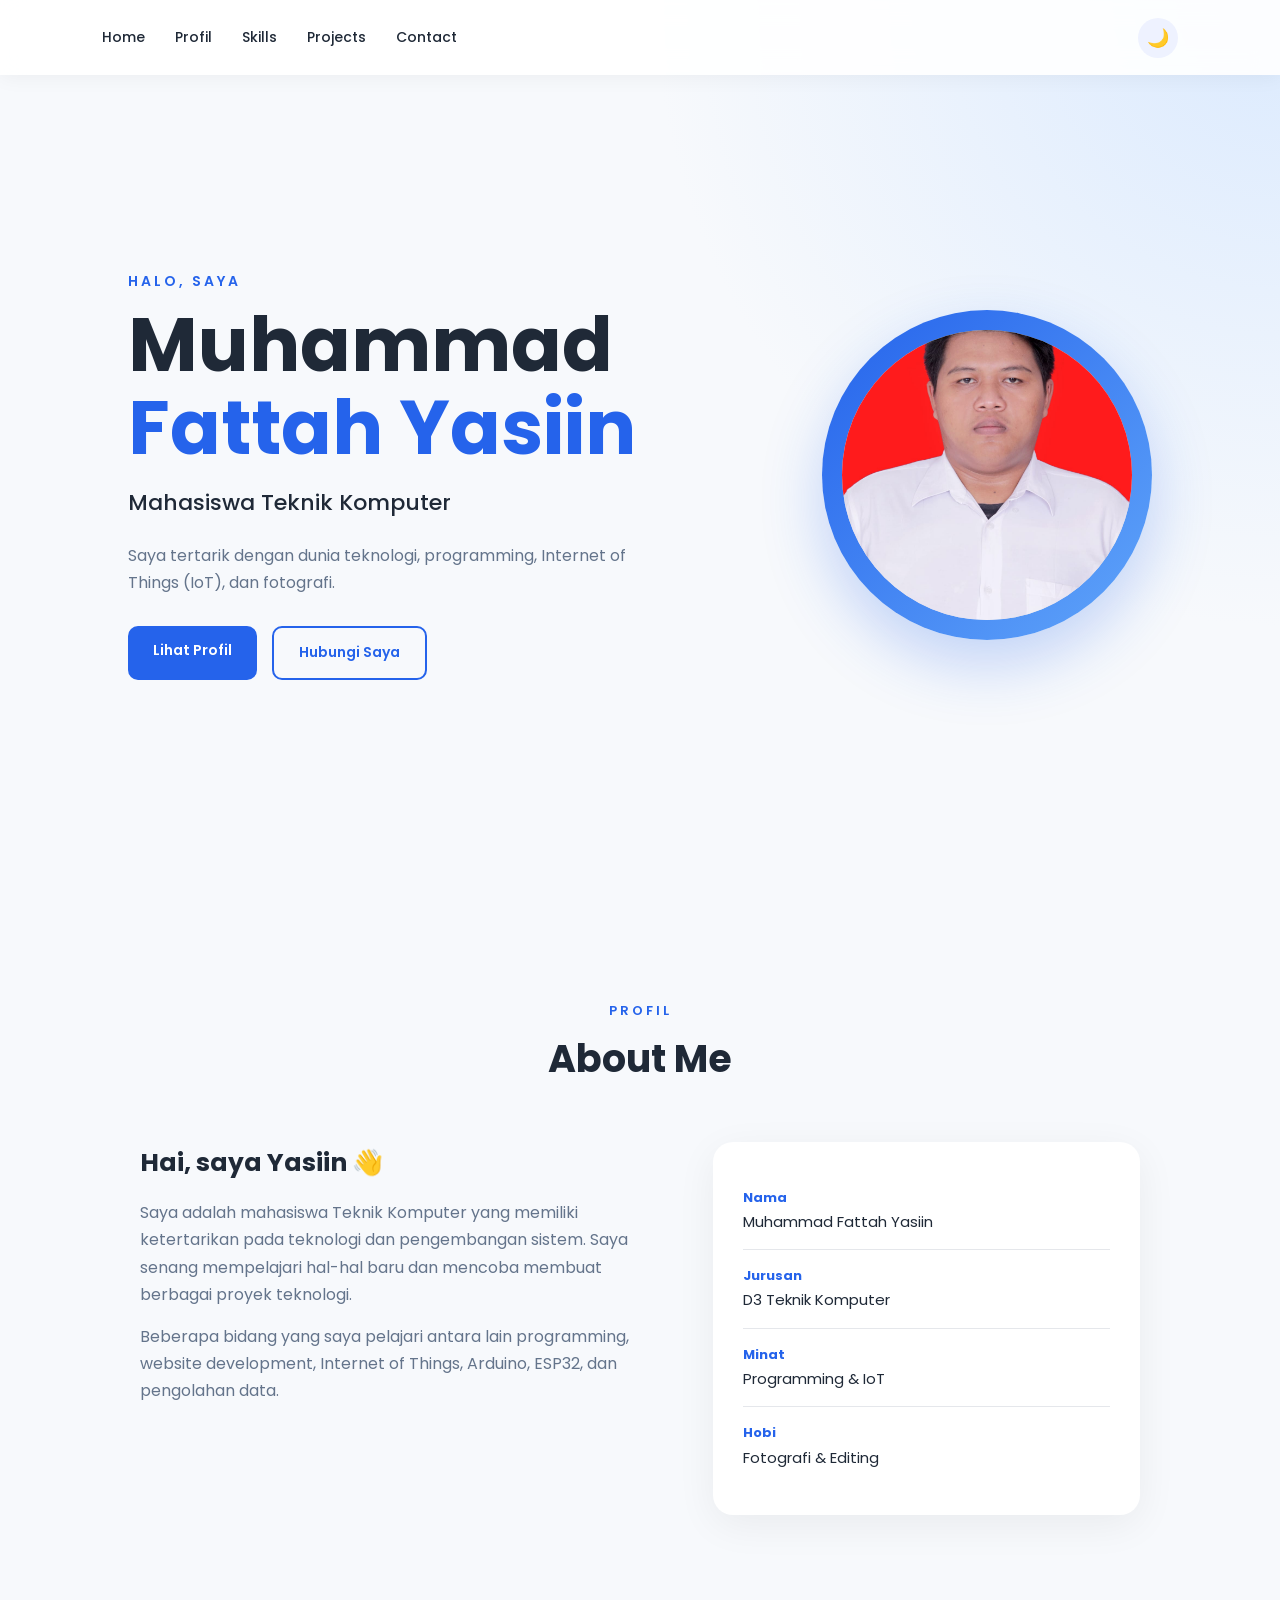
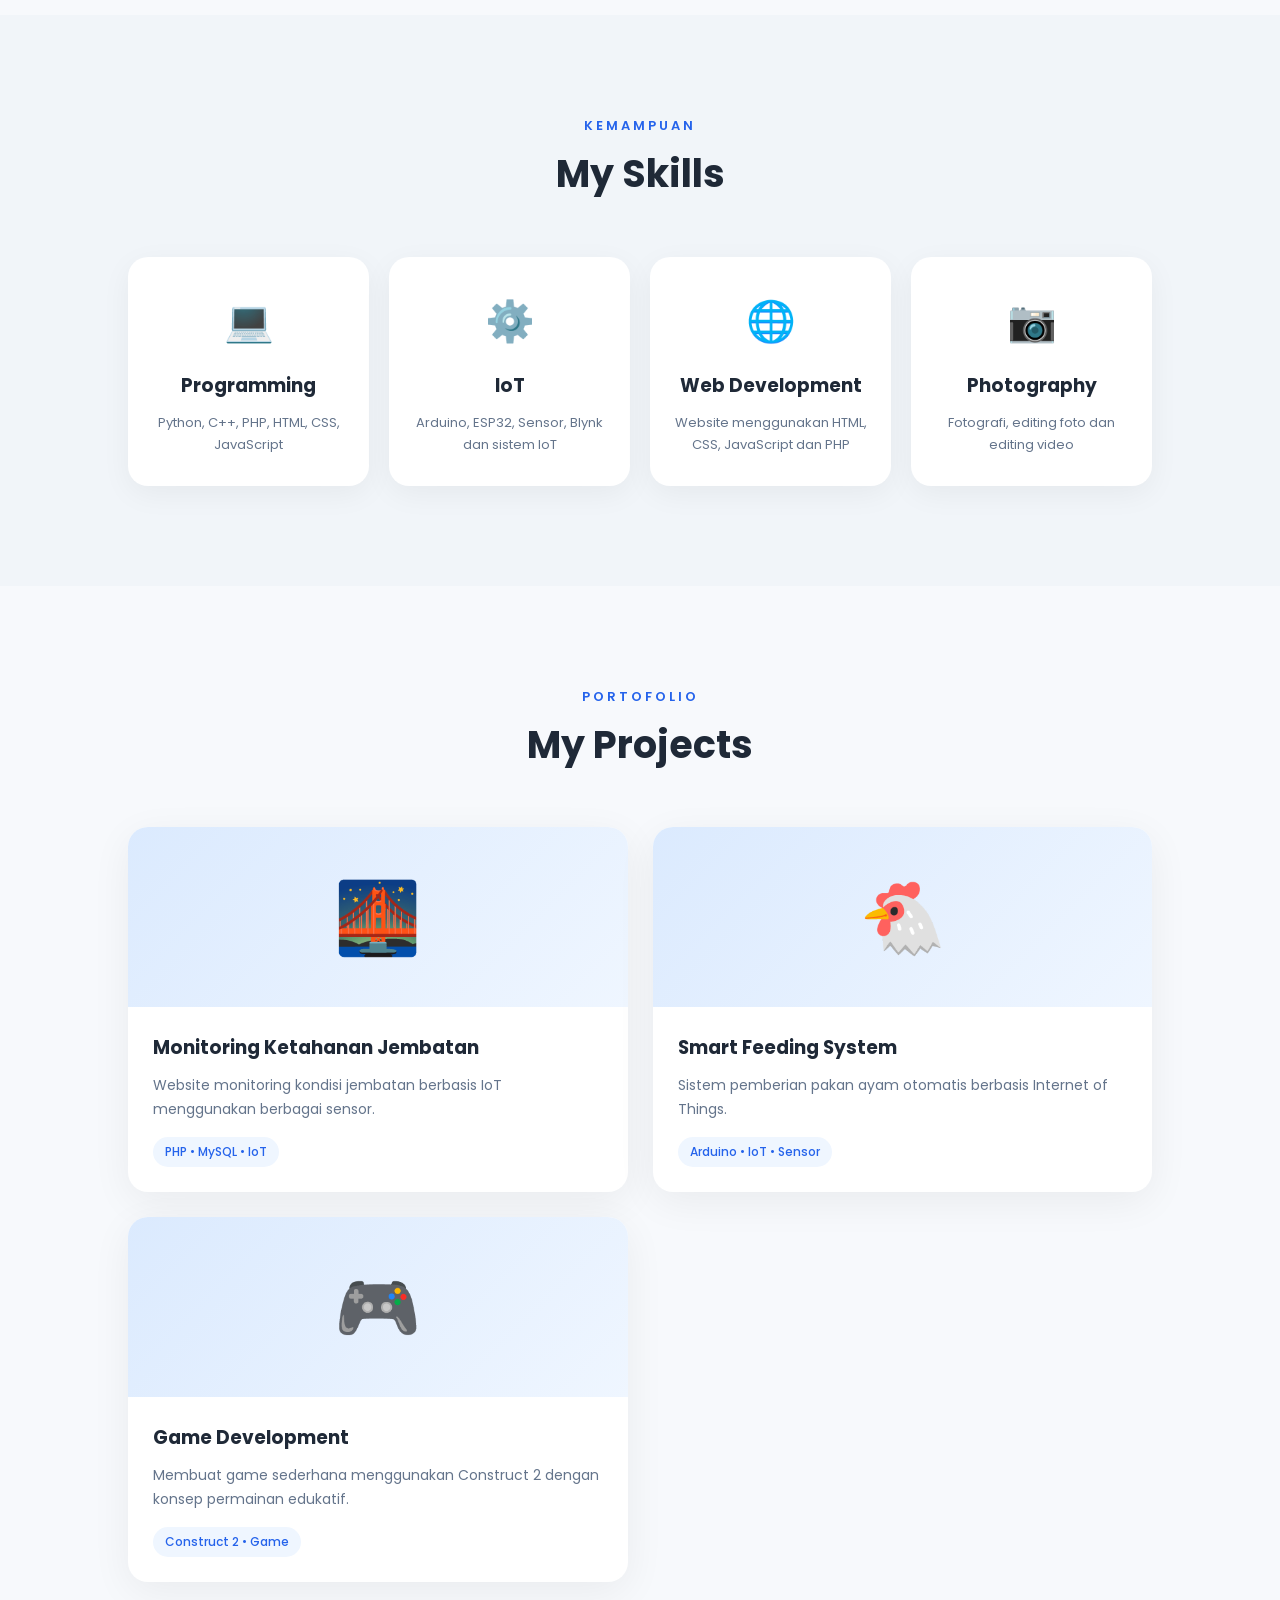
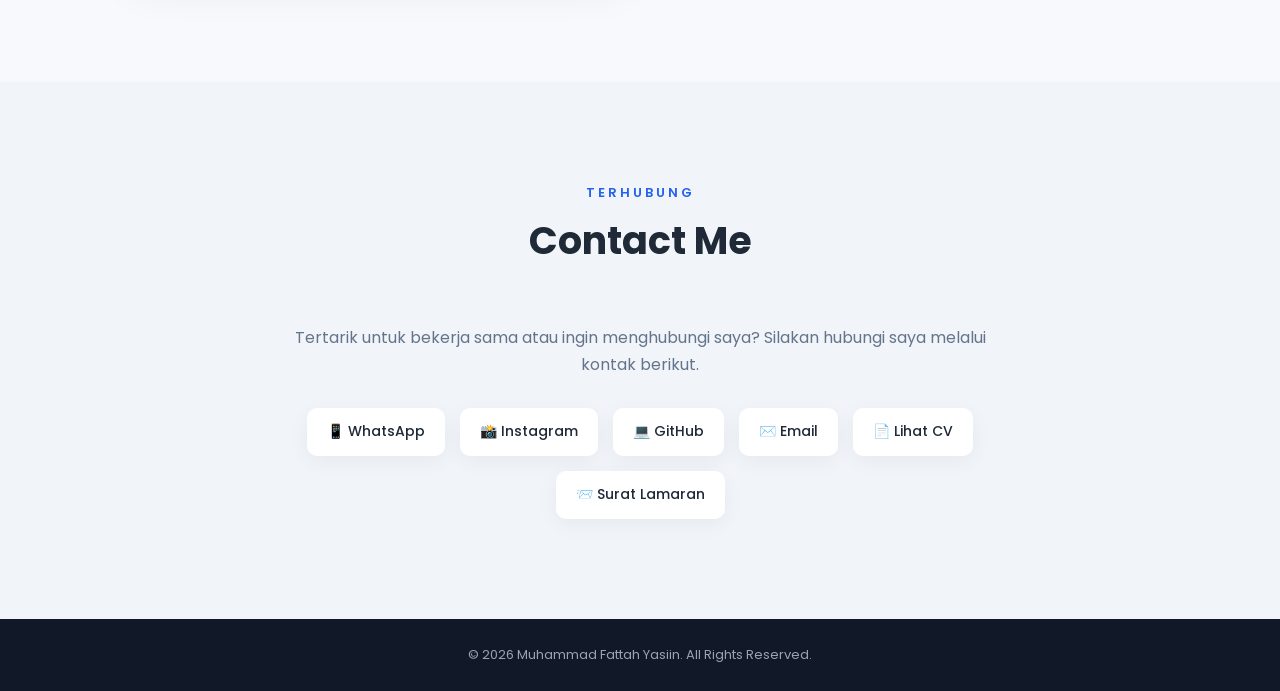
<file: index.html>
<!doctype html>
<html lang="id">
<head>
  <meta charset="UTF-8">
  <meta name="viewport" content="width=device-width, initial-scale=1.0">

  <title>Muhammad Fattah Yasiin | Portfolio</title>

  <link rel="stylesheet" href="style.css">

  <link rel="preconnect" href="https://fonts.googleapis.com">
  <link rel="preconnect" href="https://fonts.gstatic.com" crossorigin>

  <link
    href="https://fonts.googleapis.com/css2?family=Poppins:wght@300;400;500;600;700&display=swap"
    rel="stylesheet"
  >
</head>

<body>

  <!-- ================= NAVBAR ================= -->
  <header class="navbar">

    <button class="menu-button" id="menuButton">
      ☰
    </button>

    <nav id="navMenu">

      <a href="#home">Home</a>

      <a href="#profil">Profil</a>

      <a href="#skills">Skills</a>

      <a href="#projects">Projects</a>

      <a href="#contact">Contact</a>

    </nav>

    <button id="themeButton">
      🌙
    </button>

  </header>


  <!-- ================= HOME ================= -->
  <section id="home" class="hero">

    <!-- TEKS -->
    <div class="hero-text">

      <p class="small-text">
        HALO, SAYA
      </p>

      <h1>
        Muhammad<br>
        <span>Fattah Yasiin</span>
      </h1>

      <h2>
        Mahasiswa Teknik Komputer
      </h2>

      <p>
        Saya tertarik dengan dunia teknologi, programming,
        Internet of Things (IoT), dan fotografi.
      </p>


      <!-- TOMBOL HOME -->
      <div class="hero-buttons">

        <!-- KE PROFIL -->
        <a href="#profil" class="btn primary">
          Lihat Profil
        </a>

        <!-- KE CONTACT -->
        <a href="#contact" class="btn secondary">
          Hubungi Saya
        </a>

      </div>

    </div>


    <!-- FOTO -->
    <div class="hero-image">

      <div class="profile-circle">

        <div class="profile-placeholder">

          <img
            src="image/fotoku.jpeg"
            alt="Foto Muhammad Fattah Yasiin"
          >

        </div>

      </div>

    </div>

  </section>


  <!-- ================= PROFIL ================= -->
  <section id="profil" class="section">

    <div class="section-title">

      <p>PROFIL</p>

      <h2>About Me</h2>

    </div>


    <div class="about-content">

      <div>

        <h3>
          Hai, saya Yasiin 👋
        </h3>

        <p>
          Saya adalah mahasiswa Teknik Komputer yang memiliki
          ketertarikan pada teknologi dan pengembangan sistem.
          Saya senang mempelajari hal-hal baru dan mencoba
          membuat berbagai proyek teknologi.
        </p>

        <p>
          Beberapa bidang yang saya pelajari antara lain
          programming, website development, Internet of Things,
          Arduino, ESP32, dan pengolahan data.
        </p>

      </div>


      <!-- INFORMASI -->
      <div class="info-box">

        <div>
          <strong>Nama</strong>
          <span>Muhammad Fattah Yasiin</span>
        </div>

        <div>
          <strong>Jurusan</strong>
          <span>D3 Teknik Komputer</span>
        </div>

        <div>
          <strong>Minat</strong>
          <span>Programming & IoT</span>
        </div>

        <div>
          <strong>Hobi</strong>
          <span>Fotografi & Editing</span>
        </div>

      </div>

    </div>

  </section>


  <!-- ================= SKILLS ================= -->
  <section id="skills" class="section skills-section">

    <div class="section-title">

      <p>KEMAMPUAN</p>

      <h2>
        My Skills
      </h2>

    </div>


    <div class="skills-container">


      <!-- PROGRAMMING -->
      <div class="skill-card">

        <div class="skill-icon">
          💻
        </div>

        <h3>
          Programming
        </h3>

        <p>
          Python, C++, PHP, HTML, CSS, JavaScript
        </p>

      </div>


      <!-- IOT -->
      <div class="skill-card">

        <div class="skill-icon">
          ⚙️
        </div>

        <h3>
          IoT
        </h3>

        <p>
          Arduino, ESP32, Sensor, Blynk dan sistem IoT
        </p>

      </div>


      <!-- WEB -->
      <div class="skill-card">

        <div class="skill-icon">
          🌐
        </div>

        <h3>
          Web Development
        </h3>

        <p>
          Website menggunakan HTML, CSS, JavaScript dan PHP
        </p>

      </div>


      <!-- PHOTOGRAPHY -->
      <div class="skill-card">

        <div class="skill-icon">
          📷
        </div>

        <h3>
          Photography
        </h3>

        <p>
          Fotografi, editing foto dan editing video
        </p>

      </div>

    </div>

  </section>


  <!-- ================= PROJECTS ================= -->
  <section id="projects" class="section">

    <div class="section-title">

      <p>PORTOFOLIO</p>

      <h2>
        My Projects
      </h2>

    </div>


    <div class="projects-container">


      <!-- PROJECT 1 -->
      <div class="project-card">

        <div class="project-image">
          🌉
        </div>

        <div class="project-content">

          <h3>
            Monitoring Ketahanan Jembatan
          </h3>

          <p>
            Website monitoring kondisi jembatan berbasis IoT
            menggunakan berbagai sensor.
          </p>

          <span>
            PHP • MySQL • IoT
          </span>

        </div>

      </div>


      <!-- PROJECT 2 -->
      <div class="project-card">

        <div class="project-image">
          🐔
        </div>

        <div class="project-content">

          <h3>
            Smart Feeding System
          </h3>

          <p>
            Sistem pemberian pakan ayam otomatis berbasis
            Internet of Things.
          </p>

          <span>
            Arduino • IoT • Sensor
          </span>

        </div>

      </div>


      <!-- PROJECT 3 -->
      <div class="project-card">

        <div class="project-image">
          🎮
        </div>

        <div class="project-content">

          <h3>
            Game Development
          </h3>

          <p>
            Membuat game sederhana menggunakan Construct 2
            dengan konsep permainan edukatif.
          </p>

          <span>
            Construct 2 • Game
          </span>

        </div>

      </div>

    </div>

  </section>


  <!-- ================= CONTACT ================= -->
  <section id="contact" class="section contact-section">

    <div class="section-title">

      <p>TERHUBUNG</p>

      <h2>
        Contact Me
      </h2>

    </div>


    <div class="contact-container">

      <p>
        Tertarik untuk bekerja sama atau ingin menghubungi saya?
        Silakan hubungi saya melalui kontak berikut.
      </p>


      <div class="contact-list">


        <!-- WHATSAPP -->
        <a
          href="https://wa.me/6288227587846"
          target="_blank"
          rel="noopener noreferrer"
        >
          📱 WhatsApp
        </a>


        <!-- INSTAGRAM -->
        <a
          href="https://instagram.com/yasiinpml123"
          target="_blank"
          rel="noopener noreferrer"
        >
          📸 Instagram
        </a>


        <!-- GITHUB -->
        <a
          href="https://github.com/muhammadfattahyasiin-bot"
          target="_blank"
          rel="noopener noreferrer"
        >
          💻 GitHub
        </a>


        <!-- EMAIL -->
        <a
          href="mailto:muhammadfattahyasiin@gmail.com"
        >
          ✉️ Email
        </a>


        <!-- CV -->
        <a
          href="cv.html"
          target="_blank"
          rel="noopener noreferrer"
        >
          📄 Lihat CV
        </a>


        <!-- SURAT LAMARAN -->
        <a
          href="surat-lamaran.html"
          target="_blank"
          rel="noopener noreferrer"
        >
          📨 Surat Lamaran
        </a>

      </div>

    </div>

  </section>


  <!-- ================= FOOTER ================= -->
  <footer>

    <p>
      © 2026 Muhammad Fattah Yasiin. All Rights Reserved.
    </p>

  </footer>


  <!-- ================= JAVASCRIPT ================= -->
  <script src="script.js"></script>

</body>
</html>
</file>
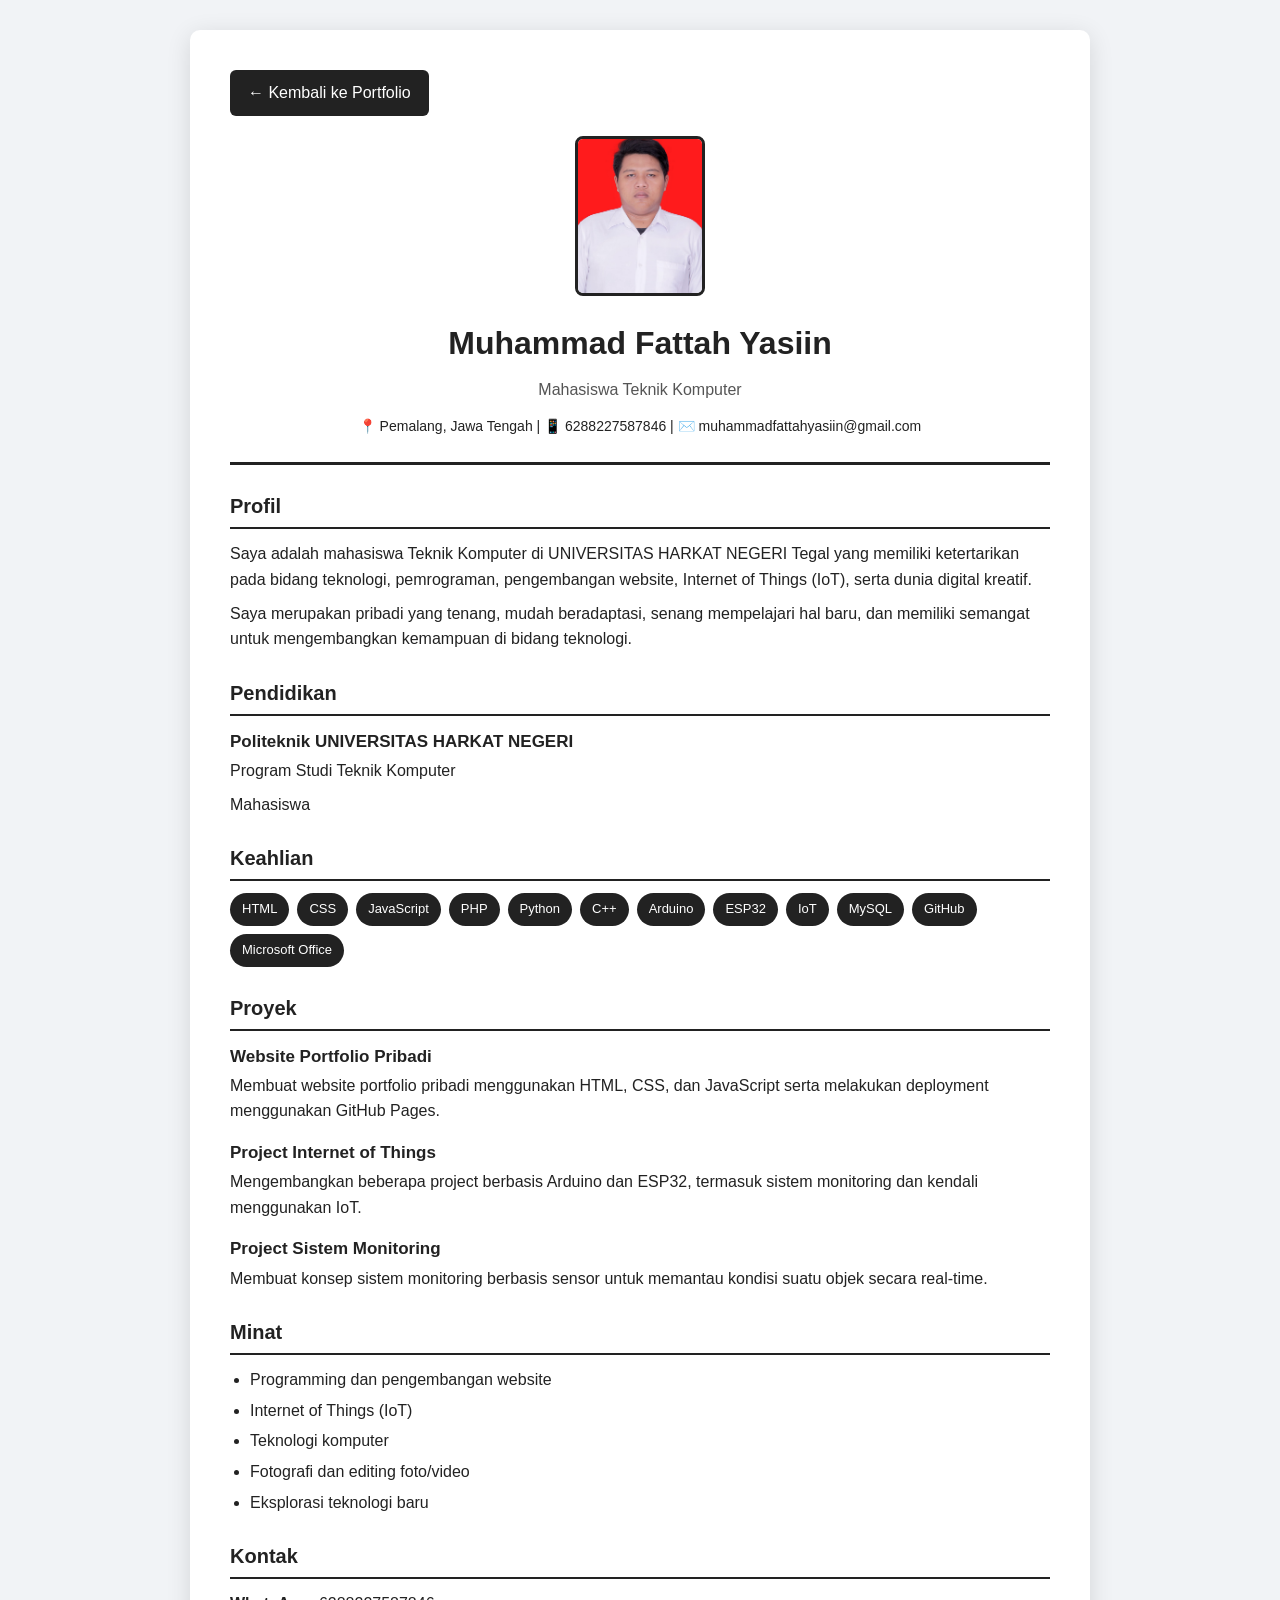
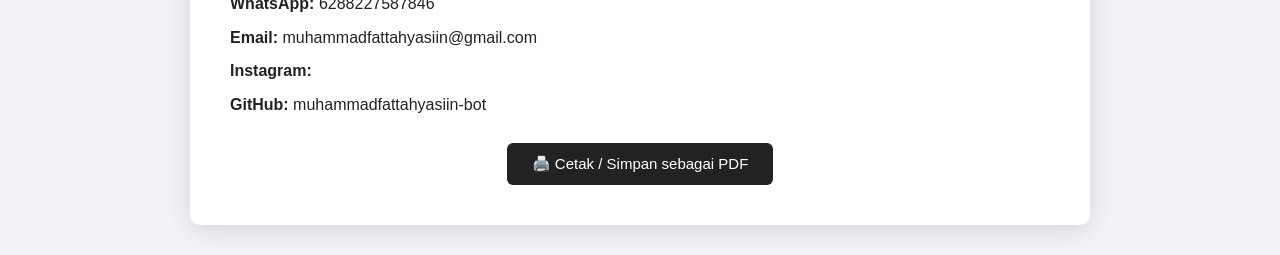
<file: cv.html>
<!DOCTYPE html>
<html lang="id">
<head>
    <meta charset="UTF-8">
    <meta name="viewport" content="width=device-width, initial-scale=1.0">
    <title>CV - Muhammad Fattah Yasiin</title>

    <style>
        * {
            box-sizing: border-box;
            margin: 0;
            padding: 0;
        }

        body {
            font-family: Arial, sans-serif;
            background: #f1f3f6;
            color: #222;
            line-height: 1.6;
        }

        .container {
            max-width: 900px;
            margin: 30px auto;
            background: white;
            padding: 40px;
            box-shadow: 0 5px 25px rgba(0,0,0,0.12);
            border-radius: 10px;
        }

        .header {
            text-align: center;
            border-bottom: 3px solid #222;
            padding-bottom: 25px;
            margin-bottom: 25px;
        }

        /* FOTO CV */
        .profile-photo {
            width: 130px;
            height: 160px;
            object-fit: cover;
            border-radius: 8px;
            border: 3px solid #222;
            margin-bottom: 15px;
        }

        .header h1 {
            font-size: 32px;
            margin-bottom: 8px;
        }

        .header p {
            color: #555;
        }

        .contact {
            margin-top: 12px;
            font-size: 14px;
        }

        .section {
            margin-bottom: 25px;
        }

        .section h2 {
            font-size: 20px;
            border-bottom: 2px solid #222;
            padding-bottom: 5px;
            margin-bottom: 12px;
        }

        .section p {
            margin-bottom: 8px;
        }

        .item {
            margin-bottom: 15px;
        }

        .item h3 {
            font-size: 17px;
            margin-bottom: 3px;
        }

        ul {
            margin-left: 20px;
        }

        li {
            margin-bottom: 5px;
        }

        .skills {
            display: flex;
            flex-wrap: wrap;
            gap: 8px;
        }

        .skill {
            background: #222;
            color: white;
            padding: 6px 12px;
            border-radius: 20px;
            font-size: 13px;
        }

        .back {
            display: inline-block;
            margin-bottom: 20px;
            text-decoration: none;
            color: white;
            background: #222;
            padding: 10px 18px;
            border-radius: 6px;
        }

        .print {
            display: block;
            margin: 25px auto 0;
            padding: 12px 25px;
            border: none;
            background: #222;
            color: white;
            border-radius: 6px;
            cursor: pointer;
            font-size: 15px;
        }

        .print:hover {
            background: #444;
        }

        @media (max-width: 600px) {
            .container {
                margin: 10px;
                padding: 22px;
            }

            .header h1 {
                font-size: 25px;
            }

            .section h2 {
                font-size: 18px;
            }

            .profile-photo {
                width: 110px;
                height: 140px;
            }
        }

        @media print {
            body {
                background: white;
            }

            .container {
                box-shadow: none;
                margin: 0;
                max-width: 100%;
            }

            .back,
            .print {
                display: none;
            }
        }
    </style>
</head>

<body>

<div class="container">

    <a href="index.html" class="back">← Kembali ke Portfolio</a>

    <div class="header">

        <!-- FOTO PROFIL -->
        <img src="image/fotoku.jpeg"
             alt="Foto Muhammad Fattah Yasiin"
             class="profile-photo">

        <h1>Muhammad Fattah Yasiin</h1>

        <p>Mahasiswa Teknik Komputer</p>

        <div class="contact">
            📍 Pemalang, Jawa Tengah |
            📱 6288227587846 |
            ✉️ muhammadfattahyasiin@gmail.com
        </div>

    </div>

    <div class="section">
        <h2>Profil</h2>

        <p>
            Saya adalah mahasiswa Teknik Komputer di UNIVERSITAS HARKAT NEGERI
            Tegal yang memiliki ketertarikan pada bidang teknologi, pemrograman,
            pengembangan website, Internet of Things (IoT), serta dunia digital kreatif.
        </p>

        <p>
            Saya merupakan pribadi yang tenang, mudah beradaptasi, senang mempelajari
            hal baru, dan memiliki semangat untuk mengembangkan kemampuan di bidang teknologi.
        </p>
    </div>

    <div class="section">
        <h2>Pendidikan</h2>

        <div class="item">
            <h3>Politeknik UNIVERSITAS HARKAT NEGERI</h3>
            <p>Program Studi Teknik Komputer</p>
            <p>Mahasiswa</p>
        </div>
    </div>

    <div class="section">
        <h2>Keahlian</h2>

        <div class="skills">
            <span class="skill">HTML</span>
            <span class="skill">CSS</span>
            <span class="skill">JavaScript</span>
            <span class="skill">PHP</span>
            <span class="skill">Python</span>
            <span class="skill">C++</span>
            <span class="skill">Arduino</span>
            <span class="skill">ESP32</span>
            <span class="skill">IoT</span>
            <span class="skill">MySQL</span>
            <span class="skill">GitHub</span>
            <span class="skill">Microsoft Office</span>
        </div>
    </div>

    <div class="section">
        <h2>Proyek</h2>

        <div class="item">
            <h3>Website Portfolio Pribadi</h3>
            <p>
                Membuat website portfolio pribadi menggunakan HTML, CSS, dan JavaScript
                serta melakukan deployment menggunakan GitHub Pages.
            </p>
        </div>

        <div class="item">
            <h3>Project Internet of Things</h3>
            <p>
                Mengembangkan beberapa project berbasis Arduino dan ESP32,
                termasuk sistem monitoring dan kendali menggunakan IoT.
            </p>
        </div>

        <div class="item">
            <h3>Project Sistem Monitoring</h3>
            <p>
                Membuat konsep sistem monitoring berbasis sensor untuk memantau
                kondisi suatu objek secara real-time.
            </p>
        </div>
    </div>

    <div class="section">
        <h2>Minat</h2>

        <ul>
            <li>Programming dan pengembangan website</li>
            <li>Internet of Things (IoT)</li>
            <li>Teknologi komputer</li>
            <li>Fotografi dan editing foto/video</li>
            <li>Eksplorasi teknologi baru</li>
        </ul>
    </div>

    <div class="section">
        <h2>Kontak</h2>

        <p><strong>WhatsApp:</strong> 6288227587846</p>
        <p><strong>Email:</strong> muhammadfattahyasiin@gmail.com</p>
        <p><strong>Instagram:</strong></p>
        <p><strong>GitHub:</strong> muhammadfattahyasiin-bot</p>
    </div>

    <button class="print" onclick="window.print()">
        🖨️ Cetak / Simpan sebagai PDF
    </button>

</div>

</body>
</html>
</file>
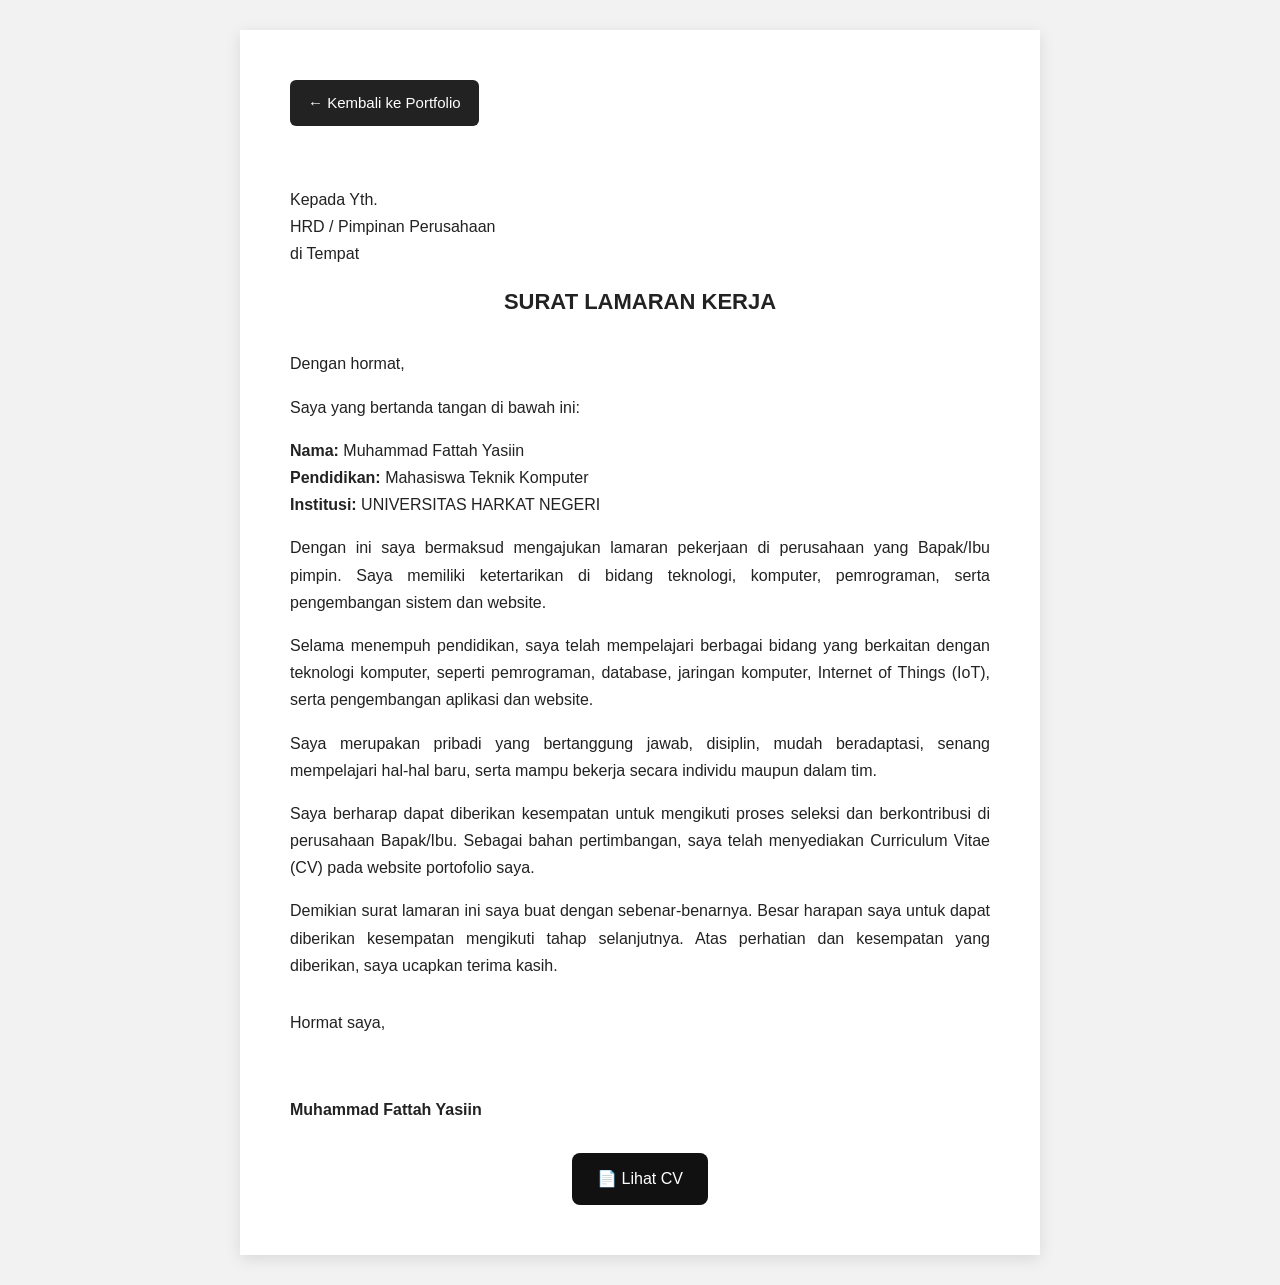
<file: surat-lamaran.html>
<!DOCTYPE html>
<html lang="id">
<head>
    <meta charset="UTF-8">
    <meta name="viewport" content="width=device-width, initial-scale=1.0">
    <title>Surat Lamaran Kerja - Muhammad Fattah Yasiin</title>

    <style>
        * {
            box-sizing: border-box;
        }

        body {
            font-family: Arial, sans-serif;
            background: #f2f2f2;
            margin: 0;
            padding: 30px;
            color: #222;
        }

        .surat {
            max-width: 800px;
            margin: auto;
            background: white;
            padding: 50px;
            box-shadow: 0 4px 15px rgba(0,0,0,0.1);
            line-height: 1.7;
        }

        /* Tombol Kembali ke Portfolio */
        .kembali {
            display: inline-block;
            margin-bottom: 30px;
            padding: 10px 18px;
            background: #222;
            color: white;
            text-decoration: none;
            border-radius: 6px;
            font-size: 15px;
        }

        .kembali:hover {
            background: #444;
        }

        h1 {
            text-align: center;
            font-size: 22px;
            margin-bottom: 30px;
        }

        .tanggal {
            text-align: right;
            margin-bottom: 30px;
        }

        .isi {
            text-align: justify;
        }

        .penutup {
            margin-top: 30px;
        }

        .nama {
            margin-top: 60px;
            font-weight: bold;
        }

        /* Tombol Lihat CV */
        .tombol {
            display: block;
            width: fit-content;
            margin: 30px auto 0;
            padding: 12px 25px;
            background: #111;
            color: white;
            text-decoration: none;
            border-radius: 8px;
        }

        .tombol:hover {
            background: #333;
        }

        @media (max-width: 600px) {
            body {
                padding: 10px;
            }

            .surat {
                padding: 25px;
            }

            .kembali {
                font-size: 14px;
            }
        }

        /* Saat dicetak / disimpan sebagai PDF */
        @media print {
            body {
                background: white;
                padding: 0;
            }

            .surat {
                max-width: 100%;
                box-shadow: none;
                padding: 30px;
            }

            .kembali,
            .tombol {
                display: none;
            }
        }
    </style>
</head>

<body>

<div class="surat">

    <!-- Tombol kembali ke portfolio -->
    <a href="index.html" class="kembali">
        ← Kembali ke Portfolio
    </a>

    <div class="tanggal"></div>

    <p>
        Kepada Yth.<br>
        HRD / Pimpinan Perusahaan<br>
        di Tempat
    </p>

    <h1>SURAT LAMARAN KERJA</h1>

    <div class="isi">

        <p>
            Dengan hormat,
        </p>

        <p>
            Saya yang bertanda tangan di bawah ini:
        </p>

        <p>
            <strong>Nama:</strong> Muhammad Fattah Yasiin<br>
            <strong>Pendidikan:</strong> Mahasiswa Teknik Komputer<br>
            <strong>Institusi:</strong> UNIVERSITAS HARKAT NEGERI
        </p>

        <p>
            Dengan ini saya bermaksud mengajukan lamaran pekerjaan
            di perusahaan yang Bapak/Ibu pimpin. Saya memiliki ketertarikan
            di bidang teknologi, komputer, pemrograman, serta pengembangan
            sistem dan website.
        </p>

        <p>
            Selama menempuh pendidikan, saya telah mempelajari berbagai
            bidang yang berkaitan dengan teknologi komputer, seperti
            pemrograman, database, jaringan komputer, Internet of Things
            (IoT), serta pengembangan aplikasi dan website.
        </p>

        <p>
            Saya merupakan pribadi yang bertanggung jawab, disiplin,
            mudah beradaptasi, senang mempelajari hal-hal baru, serta
            mampu bekerja secara individu maupun dalam tim.
        </p>

        <p>
            Saya berharap dapat diberikan kesempatan untuk mengikuti
            proses seleksi dan berkontribusi di perusahaan Bapak/Ibu.
            Sebagai bahan pertimbangan, saya telah menyediakan Curriculum
            Vitae (CV) pada website portofolio saya.
        </p>

        <p>
            Demikian surat lamaran ini saya buat dengan sebenar-benarnya.
            Besar harapan saya untuk dapat diberikan kesempatan mengikuti
            tahap selanjutnya. Atas perhatian dan kesempatan yang diberikan,
            saya ucapkan terima kasih.
        </p>

    </div>

    <div class="penutup">
        <p>Hormat saya,</p>

        <p class="nama">
            Muhammad Fattah Yasiin
        </p>
    </div>

    <!-- Tombol menuju CV -->
    <a href="cv.html" class="tombol">
        📄 Lihat CV
    </a>

</div>

</body>
</html>
</file>
<file: style.css>
/* ================================
   RESET
================================ */

* {
  margin: 0;
  padding: 0;
  box-sizing: border-box;
  scroll-behavior: smooth;
}

body {
  font-family: "Poppins", sans-serif;
  background: #f7f9fc;
  color: #1f2937;
  line-height: 1.7;
  transition: 0.3s;
}

a {
  text-decoration: none;
  color: inherit;
}

/* ================================
   NAVBAR
================================ */

.navbar {
  position: fixed;
  top: 0;
  left: 0;
  width: 100%;
  height: 75px;

  display: flex;
  align-items: center;
  justify-content: space-between;

  padding: 0 8%;

  background: rgba(255, 255, 255, 0.9);
  backdrop-filter: blur(12px);

  z-index: 1000;

  box-shadow: 0 2px 20px rgba(0, 0, 0, 0.05);
}

.logo {
  font-size: 25px;
  font-weight: 700;
  letter-spacing: 1px;
}

.logo span {
  color: #2563eb;
}

.navbar nav {
  display: flex;
  gap: 30px;
}

.navbar nav a {
  font-size: 14px;
  font-weight: 500;
  transition: 0.3s;
}

.navbar nav a:hover {
  color: #2563eb;
}

#themeButton {
  border: none;
  background: #eef2ff;

  width: 40px;
  height: 40px;

  border-radius: 50%;

  cursor: pointer;
  font-size: 18px;

  transition: 0.3s;
}

#themeButton:hover {
  transform: rotate(20deg) scale(1.1);
}

/* ================================
   HERO
================================ */

.hero {
  min-height: 100vh;

  display: flex;
  align-items: center;
  justify-content: space-between;

  padding: 120px 10% 70px;

  gap: 50px;

  background: radial-gradient(circle at top right, #dbeafe, transparent 40%);
}

.hero-text {
  max-width: 600px;
}

.small-text {
  color: #2563eb;
  font-size: 14px;
  font-weight: 600;
  letter-spacing: 3px;
  margin-bottom: 10px;
}

.hero h1 {
  font-size: clamp(45px, 6vw, 75px);
  line-height: 1.1;
  margin-bottom: 15px;
}

.hero h1 span {
  color: #2563eb;
}

.hero h2 {
  font-size: 22px;
  font-weight: 500;
  margin-bottom: 20px;
}

.hero-text > p:not(.small-text) {
  color: #64748b;
  max-width: 520px;
}

.hero-buttons {
  display: flex;
  gap: 15px;
  margin-top: 30px;
}

.btn {
  padding: 13px 25px;
  border-radius: 10px;
  font-size: 14px;
  font-weight: 600;
  transition: 0.3s;
}

.btn:hover {
  transform: translateY(-3px);
}

.primary {
  background: #2563eb;
  color: white;
}

.primary:hover {
  background: #1d4ed8;
}

.secondary {
  border: 2px solid #2563eb;
  color: #2563eb;
}

.secondary:hover {
  background: #2563eb;
  color: white;
}

/* ================================
   PROFILE
================================ */

.hero-image {
  display: flex;
  justify-content: center;
  align-items: center;
}

.profile-circle {
  width: 330px;
  height: 330px;

  border-radius: 50%;

  display: flex;
  justify-content: center;
  align-items: center;

  background: linear-gradient(135deg, #2563eb, #60a5fa);

  box-shadow: 0 25px 60px rgba(37, 99, 235, 0.25);

  animation: floating 4s ease-in-out infinite;
}

.profile-placeholder {
  width: 290px;
  height: 290px;

  border-radius: 50%;

  display: flex;
  justify-content: center;
  align-items: center;

  background: #e5e7eb;

  color: #64748b;

  font-size: 30px;
  font-weight: 600;
}

.profile-placeholder img {
  width: 100%;
  height: 100%;
  object-fit: cover;
  border-radius: 50%;
  display: block;
}

@keyframes floating {
  0% {
    transform: translateY(0);
  }

  50% {
    transform: translateY(-15px);
  }

  100% {
    transform: translateY(0);
  }
}

/* ================================
   SECTION
================================ */

.section {
  padding: 100px 10%;
}

.section-title {
  text-align: center;
  margin-bottom: 50px;
}

.section-title p {
  color: #2563eb;
  font-size: 13px;
  font-weight: 600;
  letter-spacing: 3px;
}

.section-title h2 {
  font-size: 38px;
  margin-top: 5px;
}

/* ================================
   ABOUT
================================ */

.about-content {
  max-width: 1000px;
  margin: auto;

  display: grid;
  grid-template-columns: 1.2fr 1fr;

  gap: 60px;
}

.about-content h3 {
  font-size: 25px;
  margin-bottom: 15px;
}

.about-content p {
  color: #64748b;
  margin-bottom: 15px;
}

.info-box {
  background: white;

  padding: 30px;

  border-radius: 20px;

  box-shadow: 0 10px 40px rgba(0, 0, 0, 0.06);
}

.info-box div {
  display: flex;
  flex-direction: column;

  padding: 15px 0;

  border-bottom: 1px solid #e5e7eb;
}

.info-box div:last-child {
  border-bottom: none;
}

.info-box strong {
  font-size: 13px;
  color: #2563eb;
}

.info-box span {
  font-size: 15px;
}

/* ================================
   SKILLS
================================ */

.skills-section {
  background: #f1f5f9;
}

.skills-container {
  max-width: 1100px;
  margin: auto;

  display: grid;

  grid-template-columns: repeat(4, 1fr);

  gap: 20px;
}

.skill-card {
  background: white;

  padding: 30px 20px;

  border-radius: 20px;

  text-align: center;

  transition: 0.3s;

  box-shadow: 0 8px 30px rgba(0, 0, 0, 0.05);
}

.skill-card:hover {
  transform: translateY(-10px);
}

.skill-icon {
  font-size: 40px;
  margin-bottom: 15px;
}

.skill-card h3 {
  margin-bottom: 10px;
}

.skill-card p {
  font-size: 13px;
  color: #64748b;
}

/* ================================
   PROJECT
================================ */

.projects-container {
  max-width: 1100px;
  margin: auto;

  display: grid;

  grid-template-columns: repeat(2, 1fr);

  gap: 25px;
}

.project-card {
  background: white;

  border-radius: 20px;

  overflow: hidden;

  box-shadow: 0 10px 40px rgba(0, 0, 0, 0.06);

  transition: 0.3s;
}

.project-card:hover {
  transform: translateY(-8px);
}

.project-image {
  height: 180px;

  display: flex;
  justify-content: center;
  align-items: center;

  font-size: 70px;

  background: linear-gradient(135deg, #dbeafe, #eff6ff);
}

.project-content {
  padding: 25px;
}

.project-content h3 {
  margin-bottom: 10px;
}

.project-content p {
  color: #64748b;
  font-size: 14px;
  margin-bottom: 15px;
}

.project-content span {
  display: inline-block;

  padding: 5px 12px;

  border-radius: 20px;

  background: #eff6ff;
  color: #2563eb;

  font-size: 12px;
  font-weight: 500;
}

/* ================================
   CONTACT
================================ */

.contact-section {
  background: #f1f5f9;
}

.contact-container {
  max-width: 700px;
  margin: auto;

  text-align: center;
}

.contact-container > p {
  color: #64748b;
  margin-bottom: 30px;
}

.contact-list {
  display: flex;
  justify-content: center;

  flex-wrap: wrap;

  gap: 15px;
}

.contact-list a {
  padding: 12px 20px;

  background: white;

  border-radius: 10px;

  font-size: 14px;
  font-weight: 500;

  box-shadow: 0 5px 20px rgba(0, 0, 0, 0.05);

  transition: 0.3s;
}

.contact-list a:hover {
  transform: translateY(-4px);

  color: #2563eb;
}

/* ================================
   FOOTER
================================ */

footer {
  padding: 25px;

  text-align: center;

  background: #111827;

  color: #9ca3af;

  font-size: 13px;
}

/* ================================
   DARK MODE
================================ */

body.dark {
  background: #0f172a;
  color: #f8fafc;
}

body.dark .navbar {
  background: rgba(15, 23, 42, 0.9);
}

body.dark .navbar nav a {
  color: #e2e8f0;
}

body.dark .navbar nav a:hover {
  color: #60a5fa;
}

body.dark #themeButton {
  background: #1e293b;
}

body.dark .hero {
  background: radial-gradient(circle at top right, #172554, transparent 40%);
}

body.dark .hero-text > p:not(.small-text),
body.dark .about-content p,
body.dark .skill-card p,
body.dark .project-content p,
body.dark .contact-container > p {
  color: #94a3b8;
}

body.dark .info-box,
body.dark .skill-card,
body.dark .project-card,
body.dark .contact-list a {
  background: #1e293b;
}

body.dark .skills-section,
body.dark .contact-section {
  background: #111827;
}

body.dark .info-box div {
  border-color: #334155;
}

body.dark .project-image {
  background: linear-gradient(135deg, #172554, #1e3a8a);
}

/* ================================
   RESPONSIVE
================================ */

@media (max-width: 900px) {
  .navbar {
    padding: 0 5%;
  }

  .navbar nav {
    gap: 15px;
  }

  .hero {
    padding: 120px 7% 70px;

    flex-direction: column-reverse;

    text-align: center;
  }

  .hero-text {
    max-width: 700px;
  }

  .hero-buttons {
    justify-content: center;
  }

  .profile-circle {
    width: 280px;
    height: 280px;
  }

  .profile-placeholder {
    width: 245px;
    height: 245px;
  }

  .skills-container {
    grid-template-columns: repeat(2, 1fr);
  }

  .about-content {
    grid-template-columns: 1fr;
  }
}

@media (max-width: 600px) {
  .navbar {
    height: auto;
    min-height: 70px;

    padding: 15px 5%;

    flex-wrap: wrap;
    gap: 10px;
  }

  .navbar nav {
    width: 100%;

    order: 3;

    justify-content: center;

    padding-bottom: 5px;
  }

  .hero {
    padding-top: 160px;
  }

  .hero h1 {
    font-size: 42px;
  }

  .hero h2 {
    font-size: 18px;
  }

  .section {
    padding: 75px 6%;
  }

  .section-title h2 {
    font-size: 30px;
  }

  .skills-container {
    grid-template-columns: 1fr;
  }

  .projects-container {
    grid-template-columns: 1fr;
  }

  .profile-circle {
    width: 230px;
    height: 230px;
  }

  .profile-placeholder {
    width: 200px;
    height: 200px;
    font-size: 22px;
  }

  .hero-buttons {
    flex-direction: column;
  }

  .btn {
    width: 100%;
  }
}
/* ================================
   MOBILE MENU
================================ */

.menu-button {
  display: none;

  border: none;
  background: transparent;

  font-size: 28px;
  cursor: pointer;

  color: #1f2937;
}

/* ================================
   MOBILE RESPONSIVE
================================ */

@media (max-width: 600px) {
  .navbar {
    height: 70px;

    padding: 0 6%;

    display: flex;
    align-items: center;
    justify-content: space-between;
  }

  .logo {
    font-size: 22px;
  }

  .menu-button {
    display: block;

    margin-left: auto;
    margin-right: 10px;
  }

  .navbar nav {
    display: none;

    position: absolute;

    top: 70px;
    left: 0;

    width: 100%;

    background: white;

    flex-direction: column;

    gap: 0;

    padding: 10px 0;

    box-shadow: 0 10px 25px rgba(0, 0, 0, 0.08);
  }

  .navbar nav.active {
    display: flex;
  }

  .navbar nav a {
    width: 100%;

    padding: 14px 25px;

    text-align: center;
  }

  .navbar nav a:hover {
    background: #eff6ff;
  }

  /* HERO */

  .hero {
    min-height: auto;

    padding: 130px 6% 70px;

    flex-direction: column-reverse;

    text-align: center;
  }

  .hero h1 {
    font-size: 40px;
    line-height: 1.15;
  }

  .hero h2 {
    font-size: 18px;
  }

  .hero-text > p:not(.small-text) {
    font-size: 14px;
  }

  /* FOTO */

  .profile-circle {
    width: 220px;
    height: 220px;
  }

  .profile-placeholder {
    width: 190px;
    height: 190px;
  }

  /* BUTTON */

  .hero-buttons {
    width: 100%;

    display: flex;

    flex-direction: column;

    gap: 12px;
  }

  .btn {
    width: 100%;

    text-align: center;
  }

  /* SECTION */

  .section {
    padding: 70px 6%;
  }

  .section-title h2 {
    font-size: 30px;
  }

  /* ABOUT */

  .about-content {
    grid-template-columns: 1fr;

    gap: 30px;
  }

  /* SKILLS */

  .skills-container {
    grid-template-columns: 1fr;
  }

  /* PROJECT */

  .projects-container {
    grid-template-columns: 1fr;
  }

  /* CONTACT */

  .contact-list {
    flex-direction: column;
  }

  .contact-list a {
    width: 100%;
  }

  /* FOOTER */

  footer {
    padding: 20px 6%;

    font-size: 12px;
  }
}
</file>
